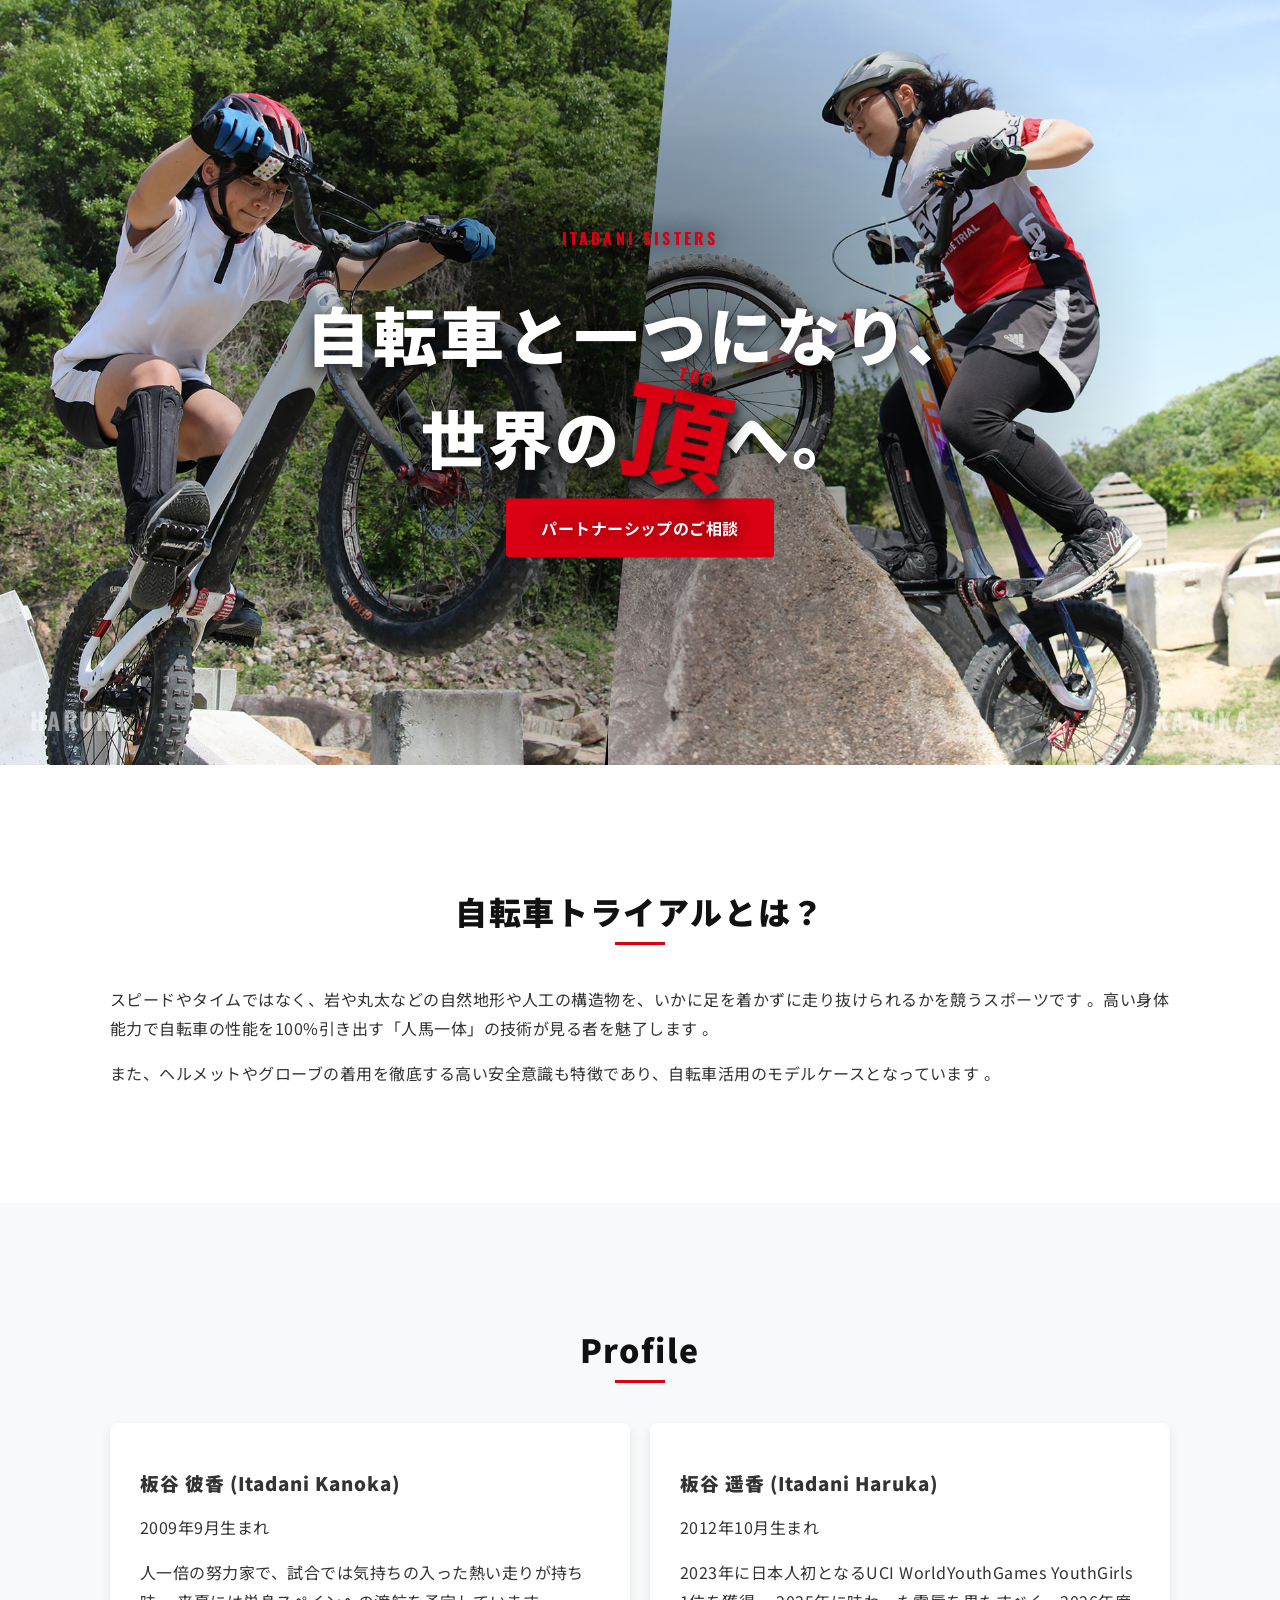
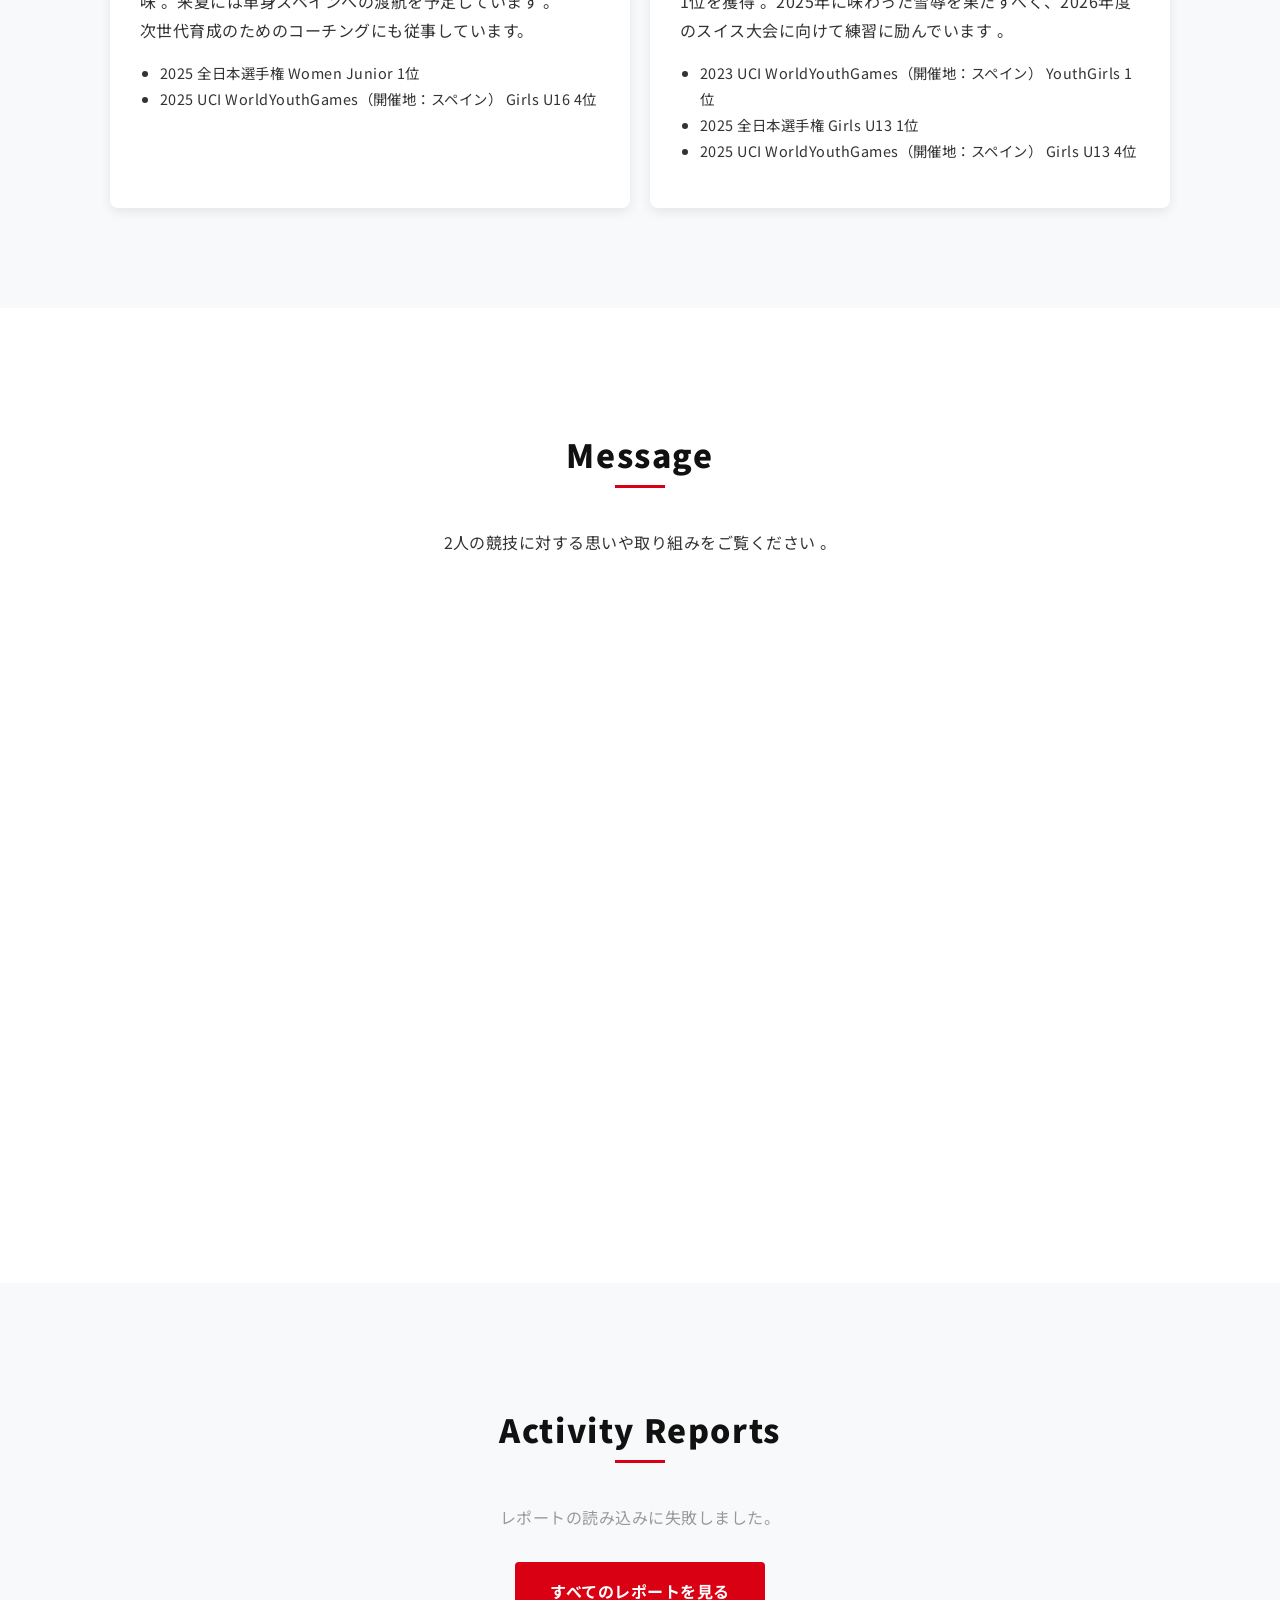
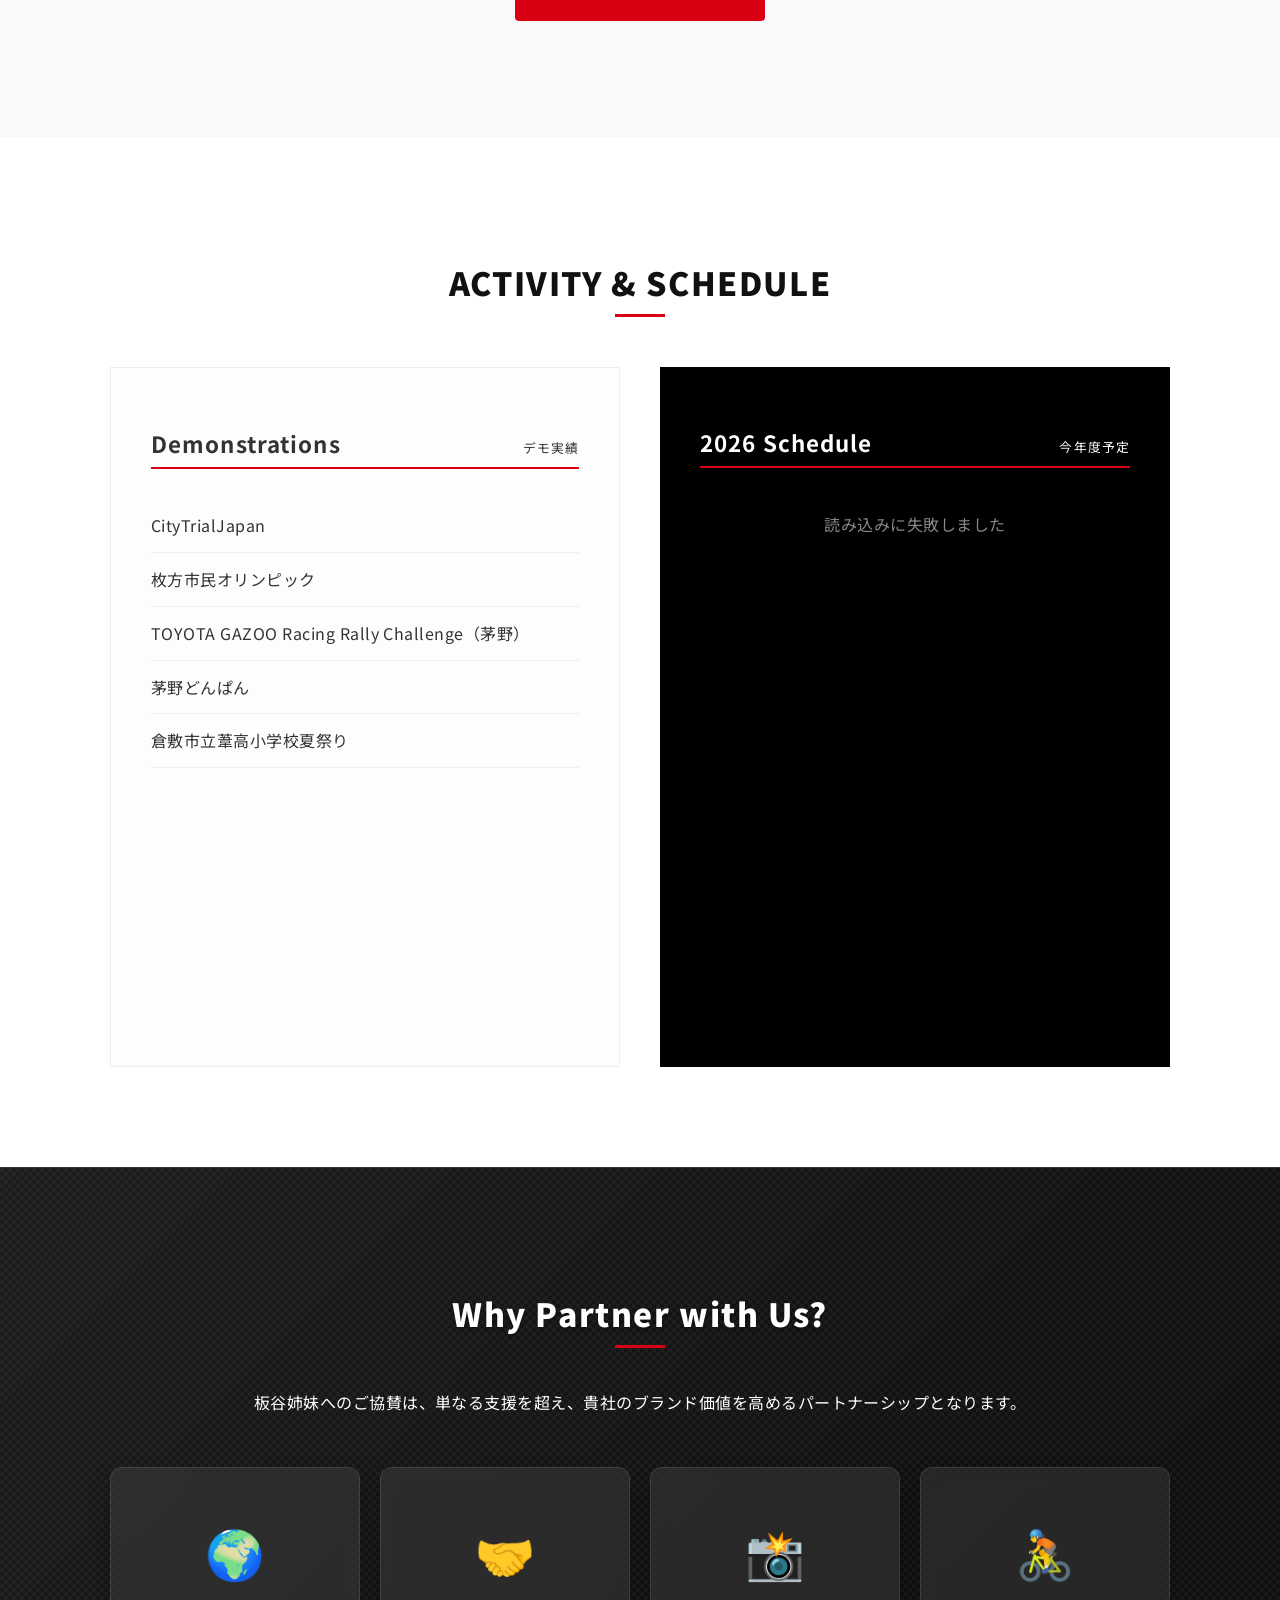
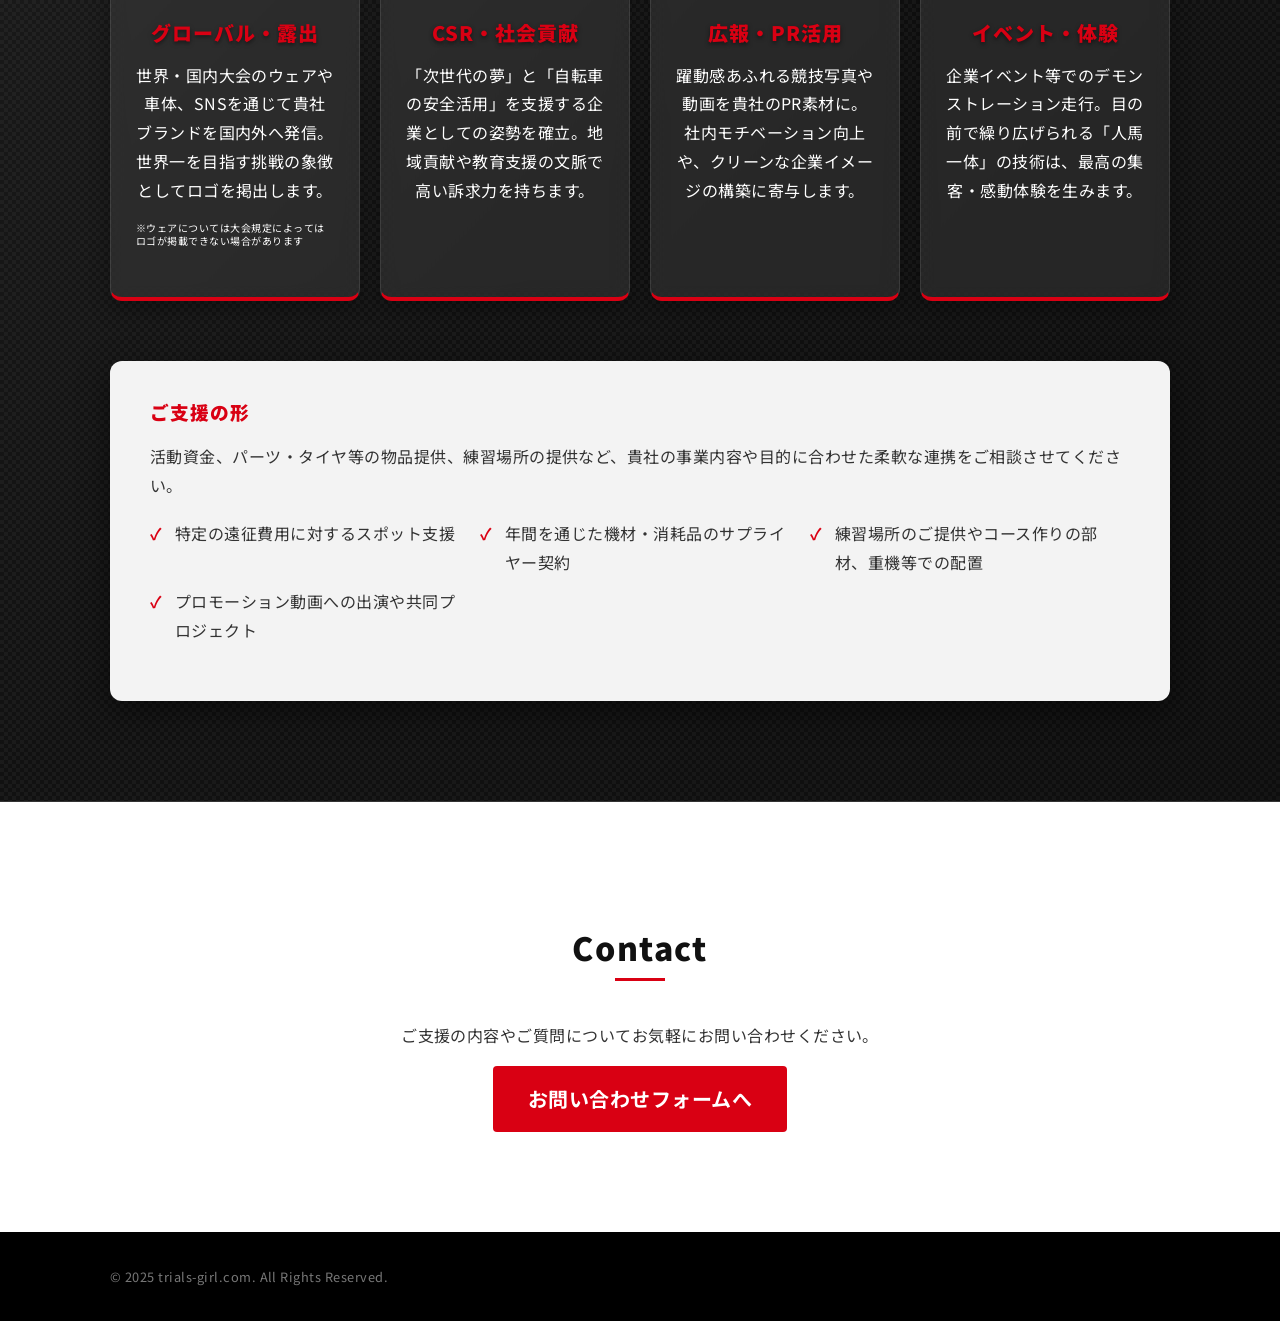
<file: index.html>
<!DOCTYPE html>
<html lang="ja">
  <head>
    <meta charset="UTF-8" />
    <meta name="viewport" content="width=device-width, initial-scale=1.0" />
    <title>板谷姉妹 自転車トライアル競技 協賛のお願い</title>

    <!-- OGP -->
    <meta property="og:type" content="website" />
    <meta property="og:site_name" content="板谷姉妹 自転車トライアル競技" />
    <meta property="og:title" content="板谷姉妹 自転車トライアル競技 協賛のお願い" />
    <meta property="og:description" content="自転車トライアル競技で世界の頂を目指す板谷姉妹へのスポンサーシップのご案内" />
    <meta property="og:image" content="https://sponsor.trials-girl.com/images/haruka.jpg" />
    <meta property="og:url" content="https://sponsor.trials-girl.com/" />
    <meta name="twitter:card" content="summary_large_image" />
    <meta name="twitter:title" content="板谷姉妹 自転車トライアル競技 協賛のお願い" />
    <meta name="twitter:description" content="自転車トライアル競技で世界の頂を目指す板谷姉妹へのスポンサーシップのご案内" />
    <meta name="twitter:image" content="https://sponsor.trials-girl.com/images/haruka.jpg" />

    <link rel="stylesheet" href="style.css" />
    <link rel="preconnect" href="https://fonts.googleapis.com" />
    <link rel="preconnect" href="https://fonts.gstatic.com" crossorigin />
    <link
      href="https://fonts.googleapis.com/css2?family=Noto+Sans+JP:wght@400;700;900&family=Oswald:wght@500;700&family=Yuji+Boku&display=swap"
      rel="stylesheet"
    />
  </head>
  <body>
    <header class="hero-split">
      <div class="hero-item haruka-bg">
        <div class="hero-label">HARUKA</div>
      </div>
      <div class="hero-item kanoka-bg">
        <div class="hero-label">KANOKA</div>
      </div>
      <div class="hero-content">
        <p class="category">ITADANI SISTERS</p>
        <h1>
          自転車と一つになり、<br />世界の<span class="accent-word">頂</span
          >へ。
        </h1>
        <a href="#contact" class="btn">パートナーシップのご相談</a>
      </div>
    </header>

    <section id="about" class="section">
      <div class="container">
        <h2 class="section-title">自転車トライアルとは？</h2>
        <div class="about-content">
          <p>
            スピードやタイムではなく、岩や丸太などの自然地形や人工の構造物を、いかに足を着かずに走り抜けられるかを競うスポーツです
            。高い身体能力で自転車の性能を100%引き出す「人馬一体」の技術が見る者を魅了します
            。
          </p>

          <p>
            また、ヘルメットやグローブの着用を徹底する高い安全意識も特徴であり、自転車活用のモデルケースとなっています
            。
          </p>
        </div>
      </div>
    </section>

    <section id="profiles" class="section bg-light">
      <div class="container">
        <h2 class="section-title">Profile</h2>
        <div class="grid profile-grid">
          <div class="card">
            <h3>板谷 彼香 (Itadani Kanoka)</h3>

            <p class="birth">2009年9月生まれ</p>

            <p class="desc">
              人一倍の努力家で、試合では気持ちの入った熱い走りが持ち味
              。来夏には単身スペインへの渡航を予定しています 。
              <br />次世代育成のためのコーチングにも従事しています。
            </p>
            <ul class="results">
              <li>2025 全日本選手権 Women Junior 1位</li>

              <li>
                2025 UCI WorldYouthGames（開催地：スペイン） Girls U16 4位
              </li>
            </ul>
          </div>
          <div class="card">
            <h3>板谷 遥香 (Itadani Haruka)</h3>

            <p class="birth">2012年10月生まれ</p>

            <p class="desc">
              2023年に日本人初となるUCI WorldYouthGames YouthGirls 1位を獲得
              。2025年に味わった雪辱を果たすべく、2026年度のスイス大会に向けて練習に励んでいます
              。
            </p>
            <ul class="results">
              <li>
                2023 UCI WorldYouthGames（開催地：スペイン） YouthGirls 1位
              </li>

              <li>2025 全日本選手権 Girls U13 1位</li>
              <li>
                2025 UCI WorldYouthGames（開催地：スペイン） Girls U13 4位
              </li>
            </ul>
          </div>
        </div>
      </div>
    </section>

    <section class="section">
      <div class="container text-center">
        <h2 class="section-title">Message</h2>

        <p>2人の競技に対する思いや取り組みをご覧ください 。</p>
        <div class="video-wrapper">
          <iframe
            src="https://www.youtube.com/embed/HsA8lyg8fzU"
            frameborder="0"
            allowfullscreen
          ></iframe>
        </div>
      </div>
    </section>

    <section id="reports" class="section bg-light">
      <div class="container">
        <h2 class="section-title">Activity Reports</h2>
        <div id="top-reports-list" class="top-reports-list"></div>
        <div id="top-reports-loading" class="top-reports-loading">
          <p style="color:#999; text-align:center;">読み込み中...</p>
        </div>
        <p class="text-center" style="margin-top: 30px;">
          <a href="reports/" class="btn">すべてのレポートを見る</a>
        </p>
      </div>
    </section>

    <section id="schedule" class="section">
      <div class="container">
        <h2 class="section-title">ACTIVITY & SCHEDULE</h2>

        <div class="schedule-grid">
          <div class="schedule-box">
            <h3 class="schedule-h3">Demonstrations <small>デモ実績</small></h3>
            <ul class="activity-list">
              <li>CityTrialJapan</li>
              <li>枚方市民オリンピック</li>
              <li>TOYOTA GAZOO Racing Rally Challenge（茅野）</li>
              <li>茅野どんぱん</li>
              <li>倉敷市立葦高小学校夏祭り</li>
            </ul>
          </div>

          <div class="schedule-box highlight">
            <h3 class="schedule-h3">2026 Schedule <small>今年度予定</small></h3>
            <ul id="upcoming-events" class="plan-list">
              <li style="color:#888; text-align:center; border:none;">読み込み中...</li>
            </ul>
          </div>
        </div>
      </div>
    </section>

    <section id="partnership" class="section bg-carbon text-white">
      <div class="container">
        <h2 class="section-title">Why Partner with Us?</h2>
        <p class="text-center intro-text">
          板谷姉妹へのご協賛は、単なる支援を超え、貴社のブランド価値を高めるパートナーシップとなります。
        </p>

        <div class="grid benefit-grid">
          <div class="benefit-card">
            <div class="icon">🌍</div>
            <h4>グローバル・露出</h4>
            <p>
              世界・国内大会のウェアや車体、SNSを通じて貴社ブランドを国内外へ発信。世界一を目指す挑戦の象徴としてロゴを掲出します。<br />
            </p>
            <p style="font-size: x-small; line-height: 1.3; text-align: left">
              ※ウェアについては大会規定によってはロゴが掲載できない場合があります
            </p>
          </div>
          <div class="benefit-card">
            <div class="icon">🤝</div>
            <h4>CSR・社会貢献</h4>
            <p>
              「次世代の夢」と「自転車の安全活用」を支援する企業としての姿勢を確立。地域貢献や教育支援の文脈で高い訴求力を持ちます。
            </p>
          </div>
          <div class="benefit-card">
            <div class="icon">📸</div>
            <h4>広報・PR活用</h4>
            <p>
              躍動感あふれる競技写真や動画を貴社のPR素材に。社内モチベーション向上や、クリーンな企業イメージの構築に寄与します。
            </p>
          </div>
          <div class="benefit-card">
            <div class="icon">🚴</div>
            <h4>イベント・体験</h4>
            <p>
              企業イベント等でのデモンストレーション走行。目の前で繰り広げられる「人馬一体」の技術は、最高の集客・感動体験を生みます。
            </p>
          </div>
        </div>

        <div class="consultation-box">
          <h3>ご支援の形</h3>
          <p>
            活動資金、パーツ・タイヤ等の物品提供、練習場所の提供など、貴社の事業内容や目的に合わせた柔軟な連携をご相談させてください。
          </p>
          <ul class="consult-list">
            <li>特定の遠征費用に対するスポット支援</li>
            <li>年間を通じた機材・消耗品のサプライヤー契約</li>
            <li>練習場所のご提供やコース作りの部材、重機等での配置</li>
            <li>プロモーション動画への出演や共同プロジェクト</li>
          </ul>
        </div>
      </div>
    </section>
    <section id="contact" class="section">
      <div class="container text-center">
        <h2 class="section-title">Contact</h2>
        <p>ご支援の内容やご質問についてお気軽にお問い合わせください。</p>
        <a
          href="https://docs.google.com/forms/d/e/1FAIpQLSdjnHPFkidHvpLMr8jnaMX7IXnvAcGBzWCW1w4wOBL92zP-3Q/viewform?usp=publish-editor"
          class="btn btn-large"
          >お問い合わせフォームへ</a
        >
      </div>
    </section>

    <footer>
      <div class="container">
        <p>&copy; 2025 trials-girl.com. All Rights Reserved.</p>
      </div>
    </footer>
    <style>
      .top-reports-list {
        max-width: 700px;
        margin: 0 auto;
      }
      .top-report-item {
        display: flex;
        align-items: baseline;
        gap: 16px;
        padding: 14px 0;
        border-bottom: 1px solid #ddd;
        text-decoration: none;
        color: var(--text);
        transition: background 0.2s;
      }
      .top-report-item:first-child {
        border-top: 1px solid #ddd;
      }
      .top-report-item:hover {
        background: rgba(0,0,0,0.03);
      }
      .top-report-date {
        font-family: var(--font-en);
        font-size: 0.85rem;
        color: #999;
        white-space: nowrap;
        min-width: 90px;
      }
      .top-report-rider {
        font-family: var(--font-en);
        font-size: 0.7rem;
        font-weight: 700;
        letter-spacing: 0.05em;
        padding: 2px 8px;
        color: #fff;
        white-space: nowrap;
      }
      .top-report-rider.haruka { background: var(--primary); }
      .top-report-rider.kanoka { background: #1a1a1a; }
      .top-report-rider.both { background: linear-gradient(135deg, var(--primary), #1a1a1a); }
      .top-report-title {
        flex: 1;
        font-size: 0.95rem;
        font-weight: 700;
      }
      .top-report-result {
        font-size: 0.85rem;
        font-weight: 700;
        color: var(--primary);
        white-space: nowrap;
      }
      .top-reports-loading { text-align: center; }

      @media (max-width: 480px) {
        .top-report-item {
          flex-wrap: wrap;
          gap: 6px 12px;
        }
        .top-report-title {
          flex-basis: 100%;
          order: 2;
        }
        .top-report-result {
          flex-basis: 100%;
          order: 3;
        }
      }
    </style>

    <style>
      /* Upcoming Events */
      .event-item {
        padding: 16px 0;
        border-bottom: 1px solid #333;
      }
      .event-item:last-child {
        border-bottom: none;
      }
      .event-meta {
        display: flex;
        align-items: center;
        gap: 14px;
      }
      .event-date {
        font-family: var(--font-en);
        font-size: 0.85rem;
        color: #aaa;
        white-space: nowrap;
      }
      .event-location {
        font-size: 0.8rem;
        color: #999;
        white-space: nowrap;
      }
      .event-name {
        margin-top: 6px;
        font-size: 1rem;
        font-weight: 700;
        color: #fff;
      }
      .event-name a {
        color: #fff;
        text-decoration: none;
        border-bottom: 1px solid transparent;
        transition: border-color 0.2s;
      }
      .event-name a:hover {
        border-bottom-color: var(--primary);
      }
      .event-link-icon {
        font-size: 0.75rem;
        margin-left: 6px;
        opacity: 0.6;
      }
      .event-comment {
        margin-top: 4px;
        font-size: 0.85rem;
        color: #bbb;
        line-height: 1.5;
      }
    </style>

    <script>
      // Upcoming Events
      (function() {
        const CMS = "https://kanoharu-report.trials-girl.com";
        const today = new Date().toISOString().split("T")[0];
        const evtParams = new URLSearchParams({
          "filter[status][_eq]": "published",
          "filter[date][_gte]": today,
          "sort": "date",
          "fields": "id,date,title,location,url,comment"
        });

        fetch(`${CMS}/items/events?${evtParams}`)
          .then(r => r.json())
          .then(json => {
            const el = document.getElementById("upcoming-events");
            const events = json.data || [];

            if (events.length === 0) {
              el.innerHTML = '<li style="color:#888; text-align:center; border:none;">現在予定はありません</li>';
              return;
            }

            el.innerHTML = events.map(e => {
              const d = new Date(e.date);
              const dateStr = d.getFullYear() + "." +
                String(d.getMonth()+1).padStart(2,"0") + "." +
                String(d.getDate()).padStart(2,"0");
              const titleHtml = e.url
                ? `<a href="${esc(e.url)}" target="_blank" rel="noopener noreferrer">${esc(e.title)}</a>`
                : esc(e.title);
              return `<li class="event-item">
                <div class="event-meta">
                  <span class="event-date">${dateStr}</span>
                  ${e.location ? `<span class="event-location">${esc(e.location)}</span>` : ""}
                </div>
                <div class="event-name">${titleHtml}${e.url ? ' <span class="event-link-icon">&#x1F517;</span>' : ''}</div>
                ${e.comment ? `<p class="event-comment">${esc(e.comment)}</p>` : ""}
              </li>`;
            }).join("");
          })
          .catch(() => {
            document.getElementById("upcoming-events").innerHTML =
              '<li style="color:#888; text-align:center; border:none;">読み込みに失敗しました</li>';
          });

        function esc(s) {
          if (!s) return "";
          const d = document.createElement("div");
          d.textContent = s;
          return d.innerHTML;
        }
      })();
    </script>

    <script>
      // Activity Reports
      (function() {
        const CMS = "https://kanoharu-report.trials-girl.com";
        const params = new URLSearchParams({
          "filter[status][_eq]": "published",
          "filter[date][_gte]": "2026-01-01",
          "filter[date][_lte]": "2026-12-31",
          "sort": "-date",
          "fields": "id,date,title,rider,result"
        });

        fetch(`${CMS}/items/reports?${params}`)
          .then(r => r.json())
          .then(json => {
            const list = document.getElementById("top-reports-list");
            const loading = document.getElementById("top-reports-loading");
            loading.hidden = true;

            const reports = json.data || [];
            if (reports.length === 0) {
              list.innerHTML = '<p style="text-align:center;color:#999;">レポートはまだありません。</p>';
              return;
            }

            list.innerHTML = reports.map(r => {
              const d = new Date(r.date);
              const dateStr = d.getFullYear() + "." +
                String(d.getMonth()+1).padStart(2,"0") + "." +
                String(d.getDate()).padStart(2,"0");
              const riders = { haruka:"HARUKA", kanoka:"KANOKA", both:"SISTERS" };
              const riderLabel = riders[r.rider] || r.rider;
              return `<a href="reports/detail.html?id=${r.id}" class="top-report-item">
                <span class="top-report-date">${dateStr}</span>
                <span class="top-report-rider ${r.rider}">${riderLabel}</span>
                <span class="top-report-title">${esc(r.title)}</span>
                ${r.result ? `<span class="top-report-result">${esc(r.result)}</span>` : ""}
              </a>`;
            }).join("");
          })
          .catch(() => {
            document.getElementById("top-reports-loading").innerHTML =
              '<p style="color:#999;text-align:center;">レポートの読み込みに失敗しました。</p>';
          });

        function esc(s) {
          if (!s) return "";
          const d = document.createElement("div");
          d.textContent = s;
          return d.innerHTML;
        }
      })();
    </script>
  </body>
</html>
</file>
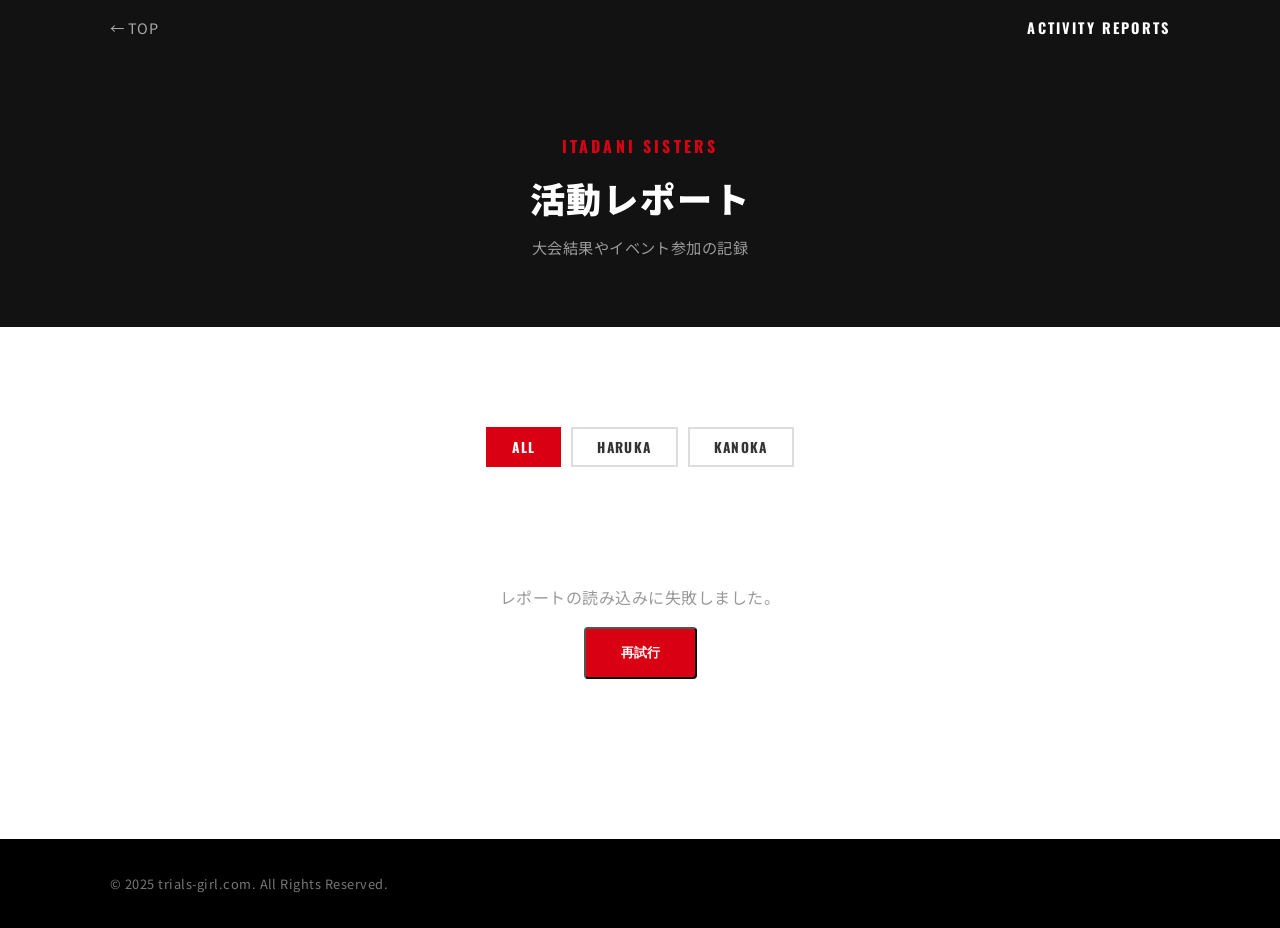
<file: reports/index.html>
<!DOCTYPE html>
<html lang="ja">
  <head>
    <meta charset="UTF-8" />
    <meta name="viewport" content="width=device-width, initial-scale=1.0" />
    <title>活動レポート | 板谷姉妹 自転車トライアル競技</title>

    <!-- OGP -->
    <meta property="og:type" content="website" />
    <meta property="og:site_name" content="板谷姉妹 自転車トライアル競技" />
    <meta property="og:title" content="活動レポート | 板谷姉妹 自転車トライアル競技" />
    <meta property="og:description" content="自転車トライアル競技 板谷姉妹の大会結果やイベント参加の記録" />
    <meta property="og:image" content="https://sponsor.trials-girl.com/images/haruka.jpg" />
    <meta property="og:url" content="https://sponsor.trials-girl.com/reports/" />
    <meta name="twitter:card" content="summary_large_image" />
    <meta name="twitter:title" content="活動レポート | 板谷姉妹 自転車トライアル競技" />
    <meta name="twitter:description" content="自転車トライアル競技 板谷姉妹の大会結果やイベント参加の記録" />
    <meta name="twitter:image" content="https://sponsor.trials-girl.com/images/haruka.jpg" />

    <link rel="stylesheet" href="../style.css" />
    <link rel="stylesheet" href="reports.css" />
    <link rel="preconnect" href="https://fonts.googleapis.com" />
    <link rel="preconnect" href="https://fonts.gstatic.com" crossorigin />
    <link
      href="https://fonts.googleapis.com/css2?family=Noto+Sans+JP:wght@400;700;900&family=Oswald:wght@500;700&display=swap"
      rel="stylesheet"
    />
  </head>
  <body>
    <nav class="report-nav">
      <div class="container nav-inner">
        <a href="../" class="nav-back">&larr; TOP</a>
        <span class="nav-title">ACTIVITY REPORTS</span>
      </div>
    </nav>

    <header class="report-hero">
      <div class="container">
        <p class="category">ITADANI SISTERS</p>
        <h1>活動レポート</h1>
        <p class="report-hero-sub">大会結果やイベント参加の記録</p>
      </div>
    </header>

    <section class="section">
      <div class="container">
        <div class="report-filters">
          <button class="filter-btn active" data-filter="all">ALL</button>
          <button class="filter-btn" data-filter="haruka">HARUKA</button>
          <button class="filter-btn" data-filter="kanoka">KANOKA</button>
        </div>

        <div id="reports-list" class="reports-grid">
          <!-- JS で動的に挿入 -->
        </div>

        <div id="reports-loading" class="reports-loading">
          <div class="spinner"></div>
          <p>レポートを読み込んでいます...</p>
        </div>

        <div id="reports-empty" class="reports-empty" hidden>
          <p>レポートはまだありません。</p>
        </div>

        <div id="reports-error" class="reports-error" hidden>
          <p>レポートの読み込みに失敗しました。</p>
          <button class="btn" onclick="loadReports()">再試行</button>
        </div>
      </div>
    </section>

    <footer>
      <div class="container">
        <p>&copy; 2025 trials-girl.com. All Rights Reserved.</p>
      </div>
    </footer>

    <script>
      const CMS_URL = "https://kanoharu-report.trials-girl.com";
      const COLLECTION = "reports";

      let allReports = [];
      let currentFilter = "all";

      async function loadReports() {
        const list = document.getElementById("reports-list");
        const loading = document.getElementById("reports-loading");
        const empty = document.getElementById("reports-empty");
        const error = document.getElementById("reports-error");

        list.innerHTML = "";
        loading.hidden = false;
        empty.hidden = true;
        error.hidden = true;

        try {
          const params = new URLSearchParams({
            "filter[status][_eq]": "published",
            sort: "-date",
            fields: "id,date,title,location,rider,result,summary,cover_image",
          });

          const res = await fetch(
            `${CMS_URL}/items/${COLLECTION}?${params}`
          );
          if (!res.ok) throw new Error(res.statusText);

          const json = await res.json();
          allReports = json.data || [];

          loading.hidden = true;

          if (allReports.length === 0) {
            empty.hidden = false;
            return;
          }

          renderReports();
        } catch (e) {
          console.error("Failed to load reports:", e);
          loading.hidden = true;
          error.hidden = false;
        }
      }

      function renderReports() {
        const list = document.getElementById("reports-list");
        const empty = document.getElementById("reports-empty");

        const filtered =
          currentFilter === "all"
            ? allReports
            : allReports.filter(
                (r) => r.rider === currentFilter || r.rider === "both"
              );

        if (filtered.length === 0) {
          list.innerHTML = "";
          empty.hidden = false;
          return;
        }

        empty.hidden = true;
        list.innerHTML = filtered.map((r) => createCard(r)).join("");
      }

      function createCard(report) {
        const coverUrl = report.cover_image
          ? `${CMS_URL}/assets/${report.cover_image}?width=600&height=400&fit=cover`
          : "";
        const dateStr = formatDate(report.date);
        const riderLabel = getRiderLabel(report.rider);

        return `
          <a href="detail.html?id=${report.id}" class="report-card">
            <div class="report-card-image">
              ${
                coverUrl
                  ? `<img src="${coverUrl}" alt="${escapeHtml(report.title)}" loading="lazy" />`
                  : `<div class="report-card-noimage">NO IMAGE</div>`
              }
              <span class="report-card-rider ${report.rider}">${riderLabel}</span>
            </div>
            <div class="report-card-body">
              <div class="report-card-meta-top">
                <time class="report-card-date">${dateStr}</time>
                ${report.location ? `<span class="report-card-location">${escapeHtml(report.location)}</span>` : ""}
              </div>
              <h3 class="report-card-title">${escapeHtml(report.title)}</h3>
              ${report.result ? `<span class="report-card-result">${escapeHtml(report.result)}</span>` : ""}
              ${report.summary ? `<p class="report-card-summary">${escapeHtml(report.summary)}</p>` : ""}
            </div>
          </a>
        `;
      }

      function formatDate(dateStr) {
        if (!dateStr) return "";
        const d = new Date(dateStr);
        return `${d.getFullYear()}.${String(d.getMonth() + 1).padStart(2, "0")}.${String(d.getDate()).padStart(2, "0")}`;
      }

      function getRiderLabel(rider) {
        const labels = { haruka: "HARUKA", kanoka: "KANOKA", both: "SISTERS" };
        return labels[rider] || rider;
      }

      function escapeHtml(str) {
        if (!str) return "";
        const div = document.createElement("div");
        div.textContent = str;
        return div.innerHTML;
      }

      // Filter buttons
      document.querySelectorAll(".filter-btn").forEach((btn) => {
        btn.addEventListener("click", () => {
          document.querySelector(".filter-btn.active").classList.remove("active");
          btn.classList.add("active");
          currentFilter = btn.dataset.filter;
          renderReports();
        });
      });

      // Init
      loadReports();
    </script>
  </body>
</html>
</file>
<file: style.css>
/* Base & Reset */
:root {
  /* フォント指定の変数化 */
  --font-en: "Oswald", sans-serif;
  --font-jp: "Noto Sans JP", sans-serif;
  --primary: #d90013;
  --dark: #121212;
  --gray: #f8f9fa;
  --white: #ffffff;
  --text: #333333;
}

/* 見出し全体のスタイル */
h1,
h2,
h3,
h4,
.hero-label {
  font-family: var(--font-jp);
  font-weight: 900; /* 極太 */
  line-height: 1.2;
  letter-spacing: 0.05em;
  /* text-transform: uppercase; 英語は自動で大文字に */
}

/* ヒーローエリアの英語テキスト */
.category,
.hero-label {
  font-family: var(--font-en);
  font-weight: 700;
}

/* メインコピーの調整 */
.hero-content h1 {
  font-size: clamp(2.5rem, 5vw, 4.5rem); /* 画面幅に合わせて伸縮 */
  margin-bottom: 20px;
  text-shadow: 0 4px 15px rgba(0, 0, 0, 0.8); /* 視認性確保 */
}

/* セクションタイトルの装飾 */
.section-title {
  font-size: 2.2rem;
  color: #111;
}

/* パートナーシップエリア（カーボン調）内の文字 */
.bg-carbon .section-title,
.bg-carbon h4 {
  color: #fff;
  text-shadow: 0 2px 4px rgba(0, 0, 0, 0.5);
}

.benefit-card h4 {
  font-size: 1.4rem;
  margin-bottom: 15px;
}

/* フォームのラベル */
.form-group label {
  font-size: 0.9rem;
  letter-spacing: 0.1em;
}

.accent-word {
  /* font-family: 'Yuji Boku', serif; */
  color: var(--primary);
  font-size: 2.2em; /* 圧倒的に大きく */
  display: inline-block;

  /* 勢いを出すための3方向の調整 */
  transform: rotate(12deg) scale(1.2) translateY(-0.1em);

  /* 墨が飛び散ったような「かすれ」をドロップシャドウで擬似的に作る */
  filter: drop-shadow(4px 4px 2px rgba(0, 0, 0, 0.4))
    drop-shadow(-2px -2px 0px rgba(255, 255, 255, 0.1));

  /* 文字が写真や他の文字に大胆に重なるように調整 */
  margin-left: 0.1em;
  margin-right: 0em;
  z-index: 15;
  position: relative;
}

.accent-word {
  display: inline-block;
  position: relative;
  top: 0.2em; /* 少し上に浮かす */
  color: var(--primary);
  font-size: 1.4em;
  font-weight: 900;
  /* 英語の『TOP』をルビのように添えるとかっこいい */
}
.accent-word::before {
  content: "TOP";
  position: absolute;
  top: -0.2rem;
  left: 55%;
  transform: translateX(-50%);
  font-family: var(--font-en);
  font-size: 0.85rem;
  font-weight: bold;
  letter-spacing: 0.2em;
  color: var(--primary);
}

@media (max-width: 768px) {
  .accent-word {
    font-size: 1.4em;
  }
}
* {
  box-sizing: border-box;
}

body {
  margin: 0;
  line-height: 1.7;
  color: var(--text);
  -webkit-font-smoothing: antialiased;
  font-family: var(--font-jp);
  font-weight: 400;
  line-height: 1.8;
  letter-spacing: 0.03em;
}

.container {
  width: 100%;
  max-width: 1100px;
  margin: 0 auto;
  padding: 0 20px;
}

.section {
  padding: 60px 0;
}
.section-title {
  text-align: center;
  font-size: 2rem;
  margin-bottom: 40px;
  position: relative;
  padding-bottom: 15px;
}
.section-title::after {
  content: "";
  position: absolute;
  bottom: 0;
  left: 50%;
  transform: translateX(-50%);
  width: 50px;
  height: 3px;
  background: var(--primary);
}

/* Utils */
.bg-light {
  background: var(--gray);
}
.bg-dark {
  background: var(--dark);
}
.text-white {
  color: var(--white);
}
.text-center {
  text-align: center;
}

/* Grid System */
.grid {
  display: grid;
  gap: 20px;
}

/* Hero */
.hero {
  background: linear-gradient(rgba(0, 0, 0, 0.6), rgba(0, 0, 0, 0.6)),
    url("hero.jpg") center/cover no-repeat;
  height: 80vh;
  min-height: 500px;
  display: flex;
  align-items: center;
  color: var(--white);
  text-align: center;
}
.hero h1 {
  font-size: 3rem;
  margin: 10px 0;
}
.hero-split {
  display: flex;
  height: 85vh;
  position: relative;
  overflow: hidden;
  background: #000;
}
.hero-split::before {
  content: "";
  position: absolute;
  top: 0;
  left: 0;
  width: 100%;
  height: 100%;
  /* 中央に向かって暗くなるグラデーション */
  background: radial-gradient(circle, rgba(0, 0, 0, 0.6) 0%, transparent 70%);
  z-index: 5;
  pointer-events: none; /* 下にあるボタンをクリックできるようにする */
}

.hero-item {
  flex: 1;
  background-size: cover;
  /* 顔が上の方にあることを想定し、上から10%の位置を基準にする */
  background-position: center 10%;
  position: relative;
  overflow: hidden;
  height: 85vh; /* PCでは全体の高さを指定 */
}

/* スマホ・縦並び時の修正 */
@media (max-width: 768px) {
  .hero-split {
    flex-direction: column; /* 上下並びに変更 */
    height: auto; /* 全体の高さ固定を解除 */
  }

  .hero-item {
    /* ここがポイント：上下に並んだ際、1枚あたり最低でも45vh（画面の半分弱）の
           高さを確保することで、横長になりすぎて顔が見切れるのを防ぎます */
    height: 50vh;
    width: 100%;
    /* スマホでも顔を優先（必要に応じて 0% や 5% に調整してください） */
    background-position: center 0%;
  }

  .haruka-bg {
    clip-path: none; /* スマホでは斜めカットを解除すると見やすくなります */
  }

  .kanoka-bg {
    margin-left: 0;
    margin-top: -20px; /* 少し重ねる程度に */
  }

  .hero-content {
    /* 写真の上に文字が重なりすぎて顔が隠れないよう、少し位置を下げる調整 */
    top: 60%;
  }
}
/* 
.hero-item {
    flex: 1;
    background-size: cover;
    background-position: center;
    position: relative;
} */

/* 画像の上に暗い膜を張る */
/* 0.4を大きくするとより暗くなります */
/* .hero-item::after {
    content: "";
    position: absolute;
    top: 0; left: 0; width: 100%; height: 100%;
    background: rgba(0, 0, 0, 0.4); 
    z-index: 1;
} */

/* 文字が膜より上に来るように調整 */
.hero-content {
  z-index: 10;
}
/* 画像パスの設定 */
.haruka-bg {
  background-image: url("images/haruka.jpg");
}
.kanoka-bg {
  background-image: url("images/kanoka.jpg");
}

/* 左側の写真（遥香さん）に斜めの切り込みを入れる */
.haruka-bg {
  clip-path: polygon(0 0, 100% 0, 90% 100%, 0% 100%);
  z-index: 2; /* 彼香さんの写真より少し上に重ねる */
}

/* 右側の写真（彼香さん）を少し左に寄せて重なりを作る */
.kanoka-bg {
  margin-left: -5%;
  z-index: 1;
}

/* 選手名ラベルの装飾 */
.hero-label {
  position: absolute;
  bottom: 30px;
  font-weight: bold;
  font-size: 1.5rem;
  color: rgba(255, 255, 255, 0.5);
  letter-spacing: 0.1em;
}
.haruka-bg .hero-label {
  left: 30px;
}
.kanoka-bg .hero-label {
  right: 30px;
}

/* スマホ対応：縦に並べる（重なりを解除） */
@media (max-width: 768px) {
  .hero-split {
    flex-direction: column;
    height: 100vh;
  }
  .haruka-bg {
    clip-path: none;
    z-index: 1;
  }
  .kanoka-bg {
    margin-left: 0;
    margin-top: -10%; /* スマホでも少し重ねると躍動感が出ます */
  }
  .hero-label {
    font-size: 1rem;
    bottom: 10px;
  }
}

.hero-content {
  position: absolute;
  top: 50%;
  left: 50%;
  transform: translate(-50%, -50%);
  text-align: center;
  width: 100%;
  z-index: 10;
  color: #fff;
  text-shadow: 0 0 20px rgba(0, 0, 0, 0.8);
}

/* スマホ対応：縦に並べる */
@media (max-width: 768px) {
  .hero-split {
    flex-direction: column;
    height: 100vh; /* スマホでは全画面で見せる */
  }
  .kanoka-bg {
    clip-path: none;
  }
  .haruka-bg {
    margin-left: 0;
    margin-top: -10%; /* 少し重ねて躍動感を出す */
  }
}
.category {
  color: var(--primary);
  font-weight: bold;
  letter-spacing: 0.2em;
}
.tagline {
  font-size: 1.2rem;
  margin-bottom: 30px;
}

/* Buttons */
.btn {
  display: inline-block;
  padding: 15px 35px;
  background: var(--primary);
  color: var(--white);
  text-decoration: none;
  border-radius: 4px;
  font-weight: bold;
  transition: 0.3s ease;
}
.btn:hover {
  background: #b00010;
  transform: translateY(-2px);
}
.btn-large {
  font-size: 1.25rem;
}

/* Profile Cards */
.card {
  background: var(--white);
  padding: 30px;
  border-radius: 8px;
  box-shadow: 0 4px 12px rgba(0, 0, 0, 0.08);
}
.results {
  padding-left: 20px;
  margin-top: 15px;
  font-size: 0.9rem;
}

/* Video Responsive */
.video-wrapper {
  position: relative;
  padding-bottom: 56.25%; /* 16:9 aspect ratio */
  height: 0;
  margin-top: 30px;
}
.video-wrapper iframe {
  position: absolute;
  top: 0;
  left: 0;
  width: 100%;
  height: 100%;
}

/* Partnership section extra */
.support-item {
  background: rgba(255, 255, 255, 0.05);
  padding: 25px;
  border-top: 3px solid var(--primary);
}
.benefits-box {
  margin-top: 40px;
  background: var(--white);
  color: var(--text);
  padding: 30px;
  border-radius: 8px;
}

/* カーボン調背景のスタイル */
/* 斜めカーボン調（綾織風）背景 */
.bg-carbon {
  background-color: #1a1a1a;
  background-image: linear-gradient(
      45deg,
      #111 25%,
      transparent 25%,
      transparent 75%,
      #111 75%,
      #111
    ),
    linear-gradient(
      45deg,
      #111 25%,
      transparent 25%,
      transparent 75%,
      #111 75%,
      #111
    );
  background-size: 8px 8px; /* この数値を大きくすると網目が大きくなります */
  background-position: 0 0, 4px 4px;
  position: relative;
  border-top: 1px solid #333;
  border-bottom: 1px solid #333;
}

/* 背景をよりリアルにするためのオーバーレイ（薄い光沢） */
.bg-carbon::before {
  content: "";
  position: absolute;
  top: 0;
  left: 0;
  width: 100%;
  height: 100%;
  background: linear-gradient(
    135deg,
    rgba(255, 255, 255, 0.05) 0%,
    transparent 50%,
    rgba(0, 0, 0, 0.2) 100%
  );
  pointer-events: none;
}

/* パートナーシップエリア内の要素の重なりを調整 */
.bg-carbon .container {
  position: relative;
  z-index: 1;
}

/* カーボン背景上のカードをより際立たせるための調整 */
.benefit-card {
  background: rgba(30, 30, 30, 0.7); /* 暗めの半透明 */
  backdrop-filter: blur(8px);
  border: 1px solid rgba(255, 255, 255, 0.1);
  box-shadow: 0 10px 20px rgba(0, 0, 0, 0.3);
}

/* Benefit Section Styles */
.benefit-grid {
  grid-template-columns: repeat(auto-fit, minmax(240px, 1fr));
  margin-top: 50px;
}

.benefit-card {
  background: rgba(255, 255, 255, 0.08);
  padding: 40px 25px;
  border-radius: 12px;
  text-align: center;
  transition: transform 0.3s ease;
  border-bottom: 4px solid var(--primary);
}

.benefit-card:hover {
  transform: translateY(-10px);
  background: rgba(255, 255, 255, 0.1);
  border-color: var(--primary);
}

.benefit-card .icon {
  font-size: 3rem;
  margin-bottom: 20px;
}

.benefit-card h4 {
  font-size: 1.25rem;
  margin-bottom: 15px;
  color: var(--primary);
}

.consultation-box {
  margin-top: 60px;
  background: var(--white);
  color: var(--text);
  padding: 40px;
  border-radius: 12px;
}

.consultation-box {
  margin-top: 60px;
  background: rgba(255, 255, 255, 0.95); /* 少しだけ透明にして質感を合わせる */
  color: var(--text);
  padding: 40px;
  border-radius: 12px;
  box-shadow: 0 10px 30px rgba(0, 0, 0, 0.5);
}

.consultation-box h3 {
  color: var(--primary);
  margin-top: 0;
}

.consult-list {
  list-style: none;
  padding: 0;
  margin-top: 20px;
  display: grid;
  grid-template-columns: repeat(auto-fit, minmax(250px, 1fr));
  gap: 10px;
}

.consult-list li {
  padding-left: 25px;
  position: relative;
}

.consult-list li::before {
  content: "✓";
  position: absolute;
  left: 0;
  color: var(--primary);
  font-weight: bold;
}

#schedule {
  background: #fff;
  padding: 100px 0;
}

.schedule-grid {
  display: grid;
  grid-template-columns: 1fr 1fr;
  gap: 40px;
  margin-top: 50px;
}

.schedule-box {
  padding: 40px;
  border: 1px solid #eee;
  background: #fdfdfd;
}

.schedule-box.highlight {
  background: #000;
  color: #fff;
  border: none;
  position: relative;
  height: 700px;
  overflow-y: auto;
}

.schedule-h3 {
  font-size: 1.4rem;
  font-weight: bold;
  margin-bottom: 30px;
  border-bottom: 2px solid var(--primary);
  padding-bottom: 10px;
  display: flex;
  justify-content: space-between;
  align-items: baseline;
}

.schedule-h3 small {
  font-size: 0.8rem;
  font-weight: 400;
}

.activity-list,
.plan-list {
  list-style: none;
  padding: 0;
}

.activity-list li,
.plan-list li {
  padding: 12px 0;
  border-bottom: 1px solid #eee;
  /* font-weight: bold; */
}

.plan-list li {
  border-bottom: 1px solid #333;
}

/* 確定と未定の出し分け */
.confirmed::before {
  content: "■";
  color: var(--primary);
  margin-right: 10px;
}

.pending {
  color: #888;
}

.pending::before {
  content: "□";
  margin-right: 10px;
}

.pending span {
  font-size: 0.8rem;
  margin-left: 10px;
  background: #333;
  padding: 2px 8px;
  border-radius: 3px;
}

@media (max-width: 768px) {
  .schedule-grid {
    grid-template-columns: 1fr;
  }
}

footer {
  background: #000;
  color: #777;
  padding: 20px 0;
  font-size: 0.8rem;
}

/* Responsive Media Queries */
@media (min-width: 768px) {
  .section {
    padding: 100px 0;
  }
  .hero h1 {
    font-size: 4.5rem;
  }
  .profile-grid {
    grid-template-columns: 1fr 1fr;
  }
  .support-grid {
    grid-template-columns: 1fr 1fr 1fr;
  }
}

@media (max-width: 480px) {
  .hero h1 {
    font-size: 2.5rem;
  }
  .section-title {
    font-size: 1.6rem;
  }
}
</file>
<file: reports/reports.css>
/* =============================================
   Reports - Navigation
   ============================================= */
.report-nav {
  background: var(--dark);
  padding: 15px 0;
  position: sticky;
  top: 0;
  z-index: 100;
}

.nav-inner {
  display: flex;
  justify-content: space-between;
  align-items: center;
}

.nav-back {
  color: #aaa;
  text-decoration: none;
  font-size: 0.9rem;
  transition: color 0.3s;
}

.nav-back:hover {
  color: var(--white);
}

.nav-title {
  font-family: var(--font-en);
  font-weight: 700;
  font-size: 0.9rem;
  color: var(--white);
  letter-spacing: 0.15em;
}

/* =============================================
   Reports - Hero (一覧ページ)
   ============================================= */
.report-hero {
  background: var(--dark);
  color: var(--white);
  padding: 60px 0 50px;
  text-align: center;
}

.report-hero h1 {
  font-size: 2.2rem;
  margin: 10px 0;
}

.report-hero-sub {
  color: #999;
  font-size: 0.95rem;
}

/* =============================================
   Reports - Filters
   ============================================= */
.report-filters {
  display: flex;
  justify-content: center;
  gap: 10px;
  margin-bottom: 40px;
}

.filter-btn {
  padding: 8px 24px;
  border: 2px solid #ddd;
  background: transparent;
  font-family: var(--font-en);
  font-weight: 700;
  font-size: 0.85rem;
  letter-spacing: 0.1em;
  cursor: pointer;
  transition: all 0.3s;
  color: var(--text);
}

.filter-btn:hover {
  border-color: var(--primary);
  color: var(--primary);
}

.filter-btn.active {
  background: var(--primary);
  border-color: var(--primary);
  color: var(--white);
}

/* =============================================
   Reports - Card Grid (一覧)
   ============================================= */
.reports-grid {
  display: grid;
  grid-template-columns: repeat(auto-fill, minmax(320px, 1fr));
  gap: 30px;
}

.report-card {
  display: block;
  text-decoration: none;
  color: var(--text);
  background: var(--white);
  border-radius: 8px;
  overflow: hidden;
  box-shadow: 0 4px 12px rgba(0, 0, 0, 0.08);
  transition: transform 0.3s, box-shadow 0.3s;
}

.report-card:hover {
  transform: translateY(-5px);
  box-shadow: 0 8px 24px rgba(0, 0, 0, 0.15);
}

.report-card-image {
  position: relative;
  aspect-ratio: 3 / 2;
  background: #eee;
  overflow: hidden;
}

.report-card-image img {
  width: 100%;
  height: 100%;
  object-fit: cover;
  transition: transform 0.3s;
}

.report-card:hover .report-card-image img {
  transform: scale(1.05);
}

.report-card-noimage {
  display: flex;
  align-items: center;
  justify-content: center;
  width: 100%;
  height: 100%;
  font-family: var(--font-en);
  font-size: 0.9rem;
  color: #bbb;
  letter-spacing: 0.1em;
}

.report-card-rider {
  position: absolute;
  top: 12px;
  left: 12px;
  padding: 4px 12px;
  font-family: var(--font-en);
  font-weight: 700;
  font-size: 0.75rem;
  letter-spacing: 0.1em;
  color: var(--white);
  background: rgba(0, 0, 0, 0.7);
}

.report-card-rider.haruka {
  background: var(--primary);
}

.report-card-rider.kanoka {
  background: #1a1a1a;
}

.report-card-rider.both {
  background: linear-gradient(135deg, var(--primary), #1a1a1a);
}

.report-card-body {
  padding: 20px;
}

.report-card-meta-top {
  display: flex;
  align-items: center;
  justify-content: space-between;
  flex-wrap: wrap;
  gap: 4px;
}

.report-card-date {
  font-family: var(--font-en);
  font-size: 0.8rem;
  color: #999;
  letter-spacing: 0.05em;
}

.report-card-location {
  font-size: 0.8rem;
  color: #999;
}

.report-card-title {
  font-size: 1.1rem;
  font-weight: 700;
  margin: 8px 0 10px;
  line-height: 1.4;
}

.report-card-result {
  display: block;
  width: 100%;
  padding: 8px 0 0;
  margin-top: 8px;
  border-top: 1px solid #eee;
  color: var(--primary);
  font-weight: 700;
  font-size: 0.9rem;
}

.report-card-summary {
  margin-top: 12px;
  font-size: 0.9rem;
  color: #666;
  line-height: 1.6;
  display: -webkit-box;
  -webkit-line-clamp: 2;
  -webkit-box-orient: vertical;
  overflow: hidden;
}

/* =============================================
   Reports - Loading / Empty / Error
   ============================================= */
.reports-loading,
.reports-empty,
.reports-error {
  text-align: center;
  padding: 60px 20px;
  color: #999;
}

.spinner {
  width: 36px;
  height: 36px;
  border: 3px solid #eee;
  border-top-color: var(--primary);
  border-radius: 50%;
  animation: spin 0.8s linear infinite;
  margin: 0 auto 15px;
}

@keyframes spin {
  to {
    transform: rotate(360deg);
  }
}

/* =============================================
   Detail - Hero
   ============================================= */
.detail-hero {
  min-height: 50vh;
  background: var(--dark) center / cover no-repeat;
  display: flex;
  align-items: flex-end;
  position: relative;
}

.detail-hero-overlay {
  width: 100%;
  padding: 80px 0 40px;
  background: linear-gradient(transparent, rgba(0, 0, 0, 0.85));
  color: var(--white);
}

.detail-hero h1 {
  font-size: clamp(1.8rem, 4vw, 2.8rem);
  margin: 10px 0 15px;
  line-height: 1.3;
}

.detail-rider {
  display: inline-block;
  padding: 4px 14px;
  font-family: var(--font-en);
  font-weight: 700;
  font-size: 0.8rem;
  letter-spacing: 0.1em;
  color: var(--white);
  background: rgba(255, 255, 255, 0.2);
}

.detail-rider.haruka {
  background: var(--primary);
}

.detail-rider.kanoka {
  background: #333;
}

.detail-rider.both {
  background: linear-gradient(135deg, var(--primary), #333);
}

.detail-meta {
  display: flex;
  align-items: center;
  gap: 20px;
  font-size: 0.9rem;
  color: #ccc;
}

.detail-result {
  color: var(--primary);
  font-weight: 700;
  font-size: 1.1rem;
}

/* =============================================
   Detail - Body
   ============================================= */
.detail-body-section {
  padding: 60px 0;
}

.detail-container {
  max-width: 800px;
}

.detail-body {
  font-size: 1rem;
  line-height: 2;
  color: var(--text);
}

.detail-body p {
  margin-bottom: 1.5em;
}

.detail-body img {
  max-width: 100%;
  height: auto;
  border-radius: 4px;
  margin: 1em 0;
}

/* =============================================
   Detail - Related Links
   ============================================= */
.links-title {
  font-family: var(--font-en);
  font-size: 1.2rem;
  letter-spacing: 0.1em;
  margin-top: 50px;
  margin-bottom: 15px;
  padding-bottom: 10px;
  border-bottom: 2px solid var(--primary);
}

.detail-link {
  display: flex;
  align-items: center;
  gap: 12px;
  padding: 16px 20px;
  background: var(--gray);
  border-radius: 8px;
  text-decoration: none;
  color: var(--text);
  transition: background 0.3s, transform 0.2s;
  border: 1px solid #eee;
}

.detail-link:hover {
  background: #eef;
  transform: translateX(4px);
  border-color: var(--primary);
}

.detail-link-icon {
  font-size: 1.2rem;
  flex-shrink: 0;
}

.detail-link-url {
  flex: 1;
  font-size: 0.9rem;
  word-break: break-all;
  color: #555;
}

.detail-link-arrow {
  font-size: 1.2rem;
  color: var(--primary);
  flex-shrink: 0;
}

/* =============================================
   Detail - Gallery
   ============================================= */
.gallery-title {
  font-family: var(--font-en);
  font-size: 1.2rem;
  letter-spacing: 0.1em;
  margin-top: 50px;
  margin-bottom: 20px;
  padding-bottom: 10px;
  border-bottom: 2px solid var(--primary);
}

.gallery-grid {
  display: grid;
  grid-template-columns: repeat(auto-fill, minmax(180px, 1fr));
  gap: 10px;
}

.gallery-item {
  aspect-ratio: 4 / 3;
  overflow: hidden;
  border-radius: 4px;
  cursor: pointer;
}

.gallery-item img {
  width: 100%;
  height: 100%;
  object-fit: cover;
  transition: transform 0.3s;
}

.gallery-item:hover img {
  transform: scale(1.08);
}

/* =============================================
   Lightbox
   ============================================= */
.lightbox {
  position: fixed;
  top: 0;
  left: 0;
  width: 100%;
  height: 100%;
  background: rgba(0, 0, 0, 0.95);
  z-index: 1000;
  display: none;
  align-items: center;
  justify-content: center;
}

.lightbox:not([hidden]) {
  display: flex;
}

.lightbox img {
  max-width: 90%;
  max-height: 90vh;
  object-fit: contain;
}

.lightbox-close,
.lightbox-prev,
.lightbox-next {
  position: absolute;
  background: none;
  border: none;
  color: var(--white);
  font-size: 2.5rem;
  cursor: pointer;
  padding: 10px;
  transition: opacity 0.3s;
  opacity: 0.7;
}

.lightbox-close:hover,
.lightbox-prev:hover,
.lightbox-next:hover {
  opacity: 1;
}

.lightbox-close {
  top: 20px;
  right: 20px;
}

.lightbox-prev {
  left: 20px;
  top: 50%;
  transform: translateY(-50%);
}

.lightbox-next {
  right: 20px;
  top: 50%;
  transform: translateY(-50%);
}

/* =============================================
   Responsive
   ============================================= */
@media (max-width: 768px) {
  .reports-grid {
    grid-template-columns: 1fr;
  }

  .detail-hero {
    min-height: 40vh;
  }

  .detail-meta {
    flex-wrap: wrap;
    gap: 10px;
  }

  .gallery-grid {
    grid-template-columns: repeat(auto-fill, minmax(140px, 1fr));
  }

  .lightbox-prev,
  .lightbox-next {
    font-size: 1.8rem;
  }
}

@media (max-width: 480px) {
  .report-hero h1 {
    font-size: 1.8rem;
  }

  .filter-btn {
    padding: 6px 16px;
    font-size: 0.8rem;
  }

  .reports-grid {
    gap: 20px;
  }
}
</file>
